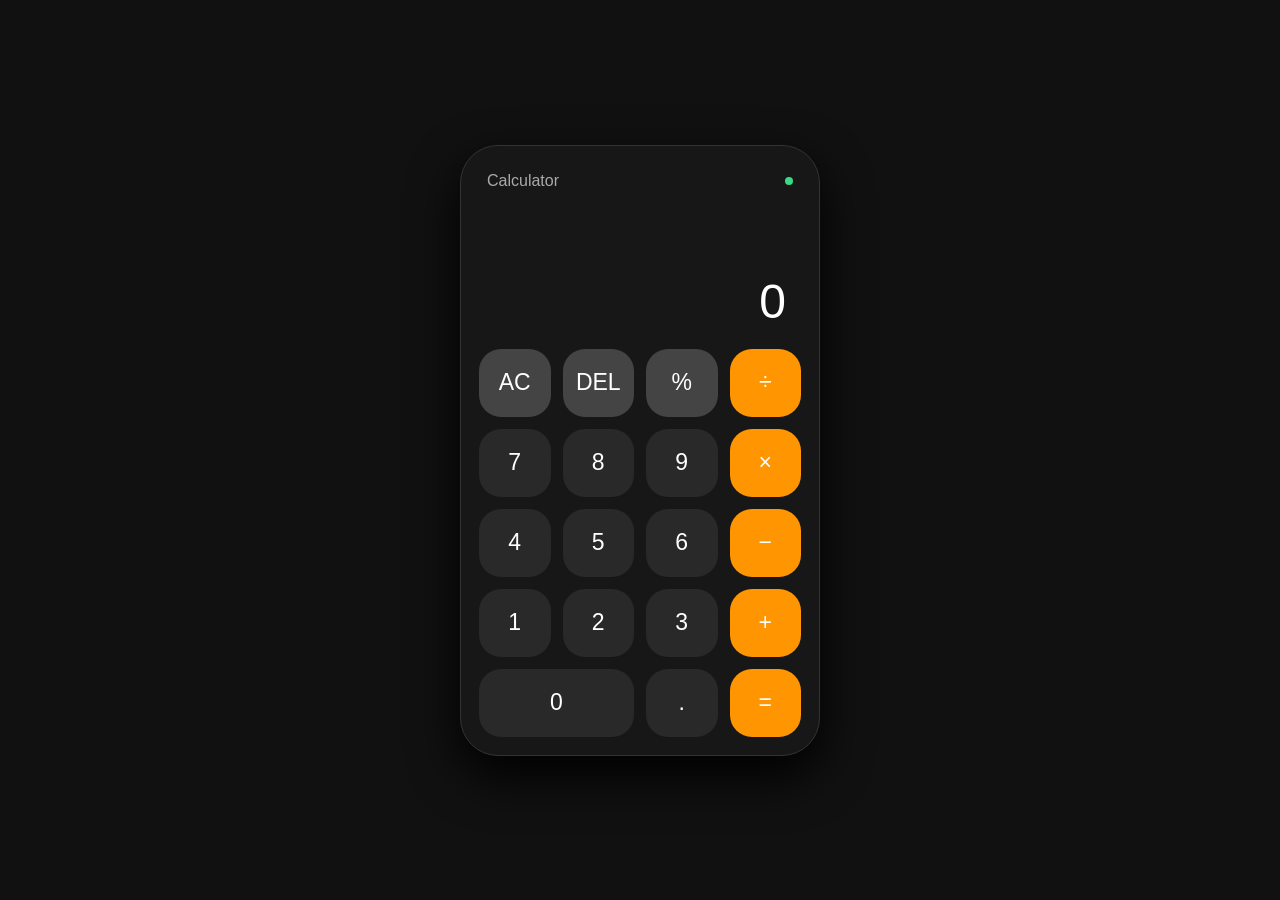
<file: calculater.html>
<!DOCTYPE html>
<html lang="en">

<head>
    <meta charset="UTF-8">
    <meta name="viewport" content="width=device-width, initial-scale=1.0">

    <title>Calculator</title>

    <link rel="stylesheet" href="style.css">
</head>
<body>
 <div class="calculator">
        <div class="header">
            <span>Calculator</span>
            <span class="dot"></span>
        </div> 
 <div class="display">
            <div id="history"></div>
            <div id="screen">0</div>
        </div>
        <div class="buttons">
            <button class="function" onclick="clearCalculator()">AC</button>
            <button class="function" onclick="deleteNumber()">DEL</button>
            <button class="function" onclick="percent()">%</button>
            <button class="operator" onclick="chooseOperator('/')">÷</button>
            <button onclick="number('7')">7</button>
            <button onclick="number('8')">8</button>
            <button onclick="number('9')">9</button>
            <button class="operator" onclick="chooseOperator('*')">×</button>
            <button onclick="number('4')">4</button>
            <button onclick="number('5')">5</button>
            <button onclick="number('6')">6</button>
            <button class="operator" onclick="chooseOperator('-')">−</button>
            <button onclick="number('1')">1</button>
            <button onclick="number('2')">2</button>
            <button onclick="number('3')">3</button>
            <button class="operator" onclick="chooseOperator('+')">+</button>
            <button class="zero" onclick="number('0')">0</button>
            <button onclick="number('.')">.</button>
            <button class="equals" onclick="calculate()">=</button>
        </div>
    </div>
    <script>
        let current = "";
        let previous = "";
        let operator = "";
 function number(value) {
            if (value == "." && current.includes(".")) {
                return;
            }
            current = current + value;
            document.getElementById("screen").innerHTML = current;
        }
        function chooseOperator(value) {
            if (current == "") {
                return;
            }
            previous = current;
            current = "";
            operator = value;
            document.getElementById("history").innerHTML =
                previous + " " + showOperator(value);
        }
        function calculate() {
            if (previous == "" || current == "" || operator == "") {
                return;
            }
            let number1 = Number(previous);
            let number2 = Number(current);
            let answer;
            if (operator == "+") {
                answer = number1 + number2;
            } else if (operator == "-") {
                answer = number1 - number2;
            } else if (operator == "*") {
                answer = number1 * number2;
            } else if (operator == "/") {
                if (number2 == 0) {
                    document.getElementById("screen").innerHTML = "Error";
                    return;
                }
                answer = number1 / number2;
            }
            document.getElementById("history").innerHTML =
                previous + " " + showOperator(operator) + " " + current + " =";
            current = answer;
            previous = "";
            operator = "";
            document.getElementById("screen").innerHTML = current;
        }
        function showOperator(value) {
            if (value == "*") {
                return "×";
            }
            if (value == "/") {
                return "÷";
            }
            if (value == "-") {
                return "−";
            }
            return value;
        }
        function clearCalculator() {
            current = "";
            previous = "";
            operator = "";
            document.getElementById("screen").innerHTML = "0";
            document.getElementById("history").innerHTML = "";
        }
        function deleteNumber() {
            current = current.slice(0, -1);
            if (current == "") {
                document.getElementById("screen").innerHTML = "0";
            } else {
                document.getElementById("screen").innerHTML = current;
            }
        }
        function percent() {
            if (current == "") {
                return;
            }
            current = Number(current) / 100;
            document.getElementById("screen").innerHTML = current;
        }
    </script>
</body>
</html>
</file>
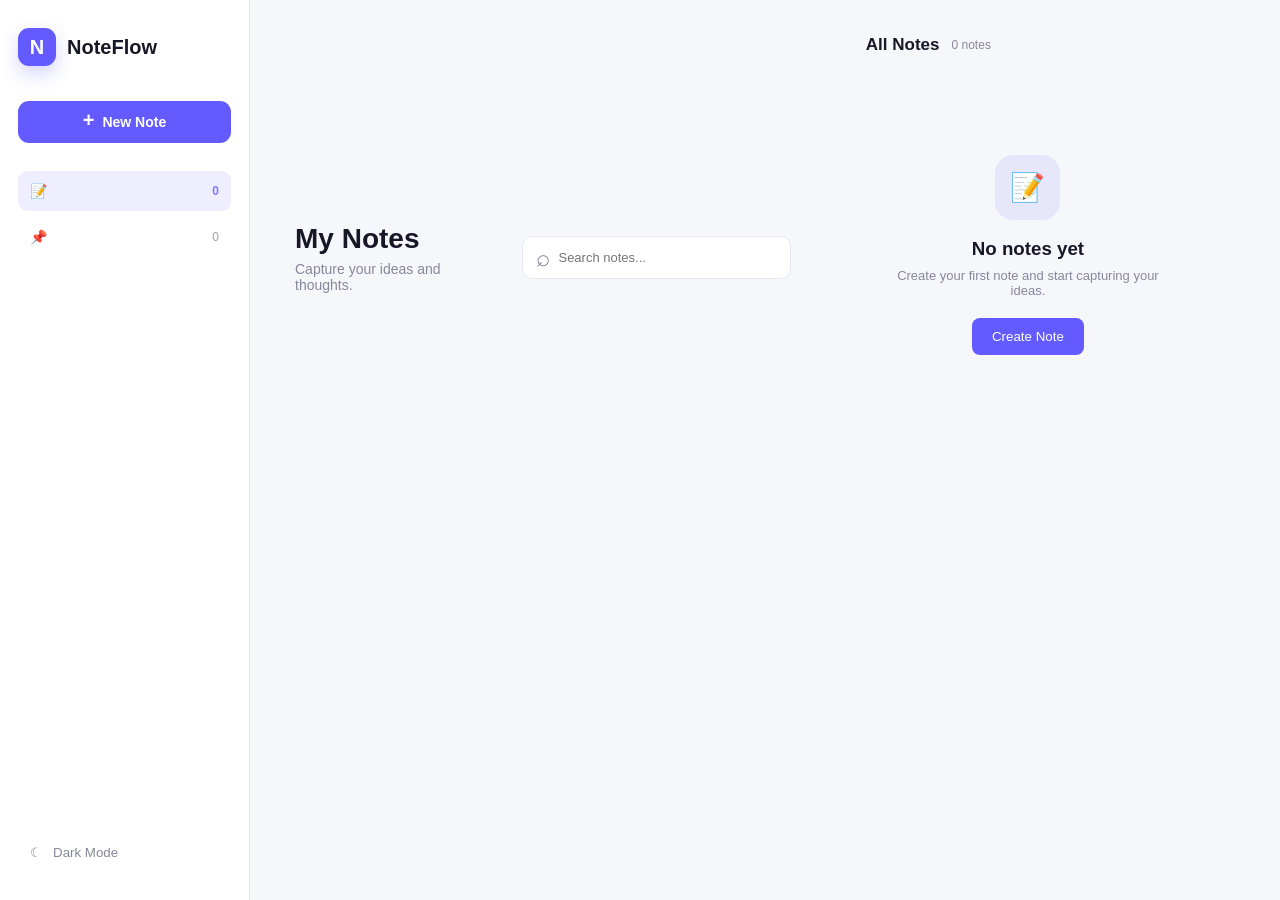
<file: notetaking.html>
<!DOCTYPE html>
<html lang="en">
<head>
    <meta charset="UTF-8">
    <meta name="viewport" content="width=device-width, initial-scale=1.0">
    <title>NoteFlow</title>
    <link rel="stylesheet" href="notestyle.css">
</head>
<body>
    <div class="app">
        <aside class="sidebar">
  <div class="logo">
     <div class="logo-icon">N</div>
  <span>NoteFlow</span>
     </div>
 <button class="new-note-btn" id="newNoteBtn">
  <span>+</span> New Note</button> <nav>
  <button class="nav-item active" data-filter="all">
 <span>📝</span>
 <span class="count" id="allCount">0</span>
 </button>
     <button class="nav-item" data-filter="pinned">
 <span>📌</span>
     <span class="count" id="pinnedCount">0</span></button></nav>
      <div class="sidebar-bottom">
         <button class="theme-btn" id="themeBtn">
 <span id="themeIcon">☾</span>
    <span>Dark Mode</span>
     </button>
 </div>
  </aside>
      <main class="main">
 <header class="topbar">
  <div>
 <h1>My Notes</h1>
  <p>Capture your ideas and thoughts.</p>
  </div>
<div class="search-box">
     <span>⌕</span>
 <input
         type="text"
          id="searchInput"  
           placeholder="Search notes..." >
</div
</header>
 <section class="notes-area">
 <div class="notes-header">
 <h2 id="sectionTitle">All Notes</h2>
 <span id="notesCount">0 notes</span>
</div>
<div class="notes-grid" id="notesGrid"></div>
 <div class="empty-state" id="emptyState">
 <div class="empty-icon">📝</div>
 <h3>No notes yet</h3>
 <p>Create your first note and start capturing your ideas.</p>
 <button id="emptyNewBtn">Create Note</button>
     </div>
   </section>
  </main>
    </div>
    <div class="modal-overlay" id="modal">
    <div class="modal">
   <div class="modal-header">
 <h2 id="modalTitle">Create Note</h2>
 <button class="close-btn" id="closeModal"> </button>
 </div>
 <input
   type="text"
   id="noteTitle"
   class="note-title-input"
   placeholder="Note title..." >
 <textarea
      id="noteContent"
      placeholder="Write your note here..."  ></textarea>
  <div class="modal-footer">
     <button class="cancel-btn" id="cancelBtn"> </button>
     <button class="save-btn" id="saveBtn"> </button>
</div>
 </div>
</div>
    <script src="notescript.js"></script>
</body>
</html>
</file>
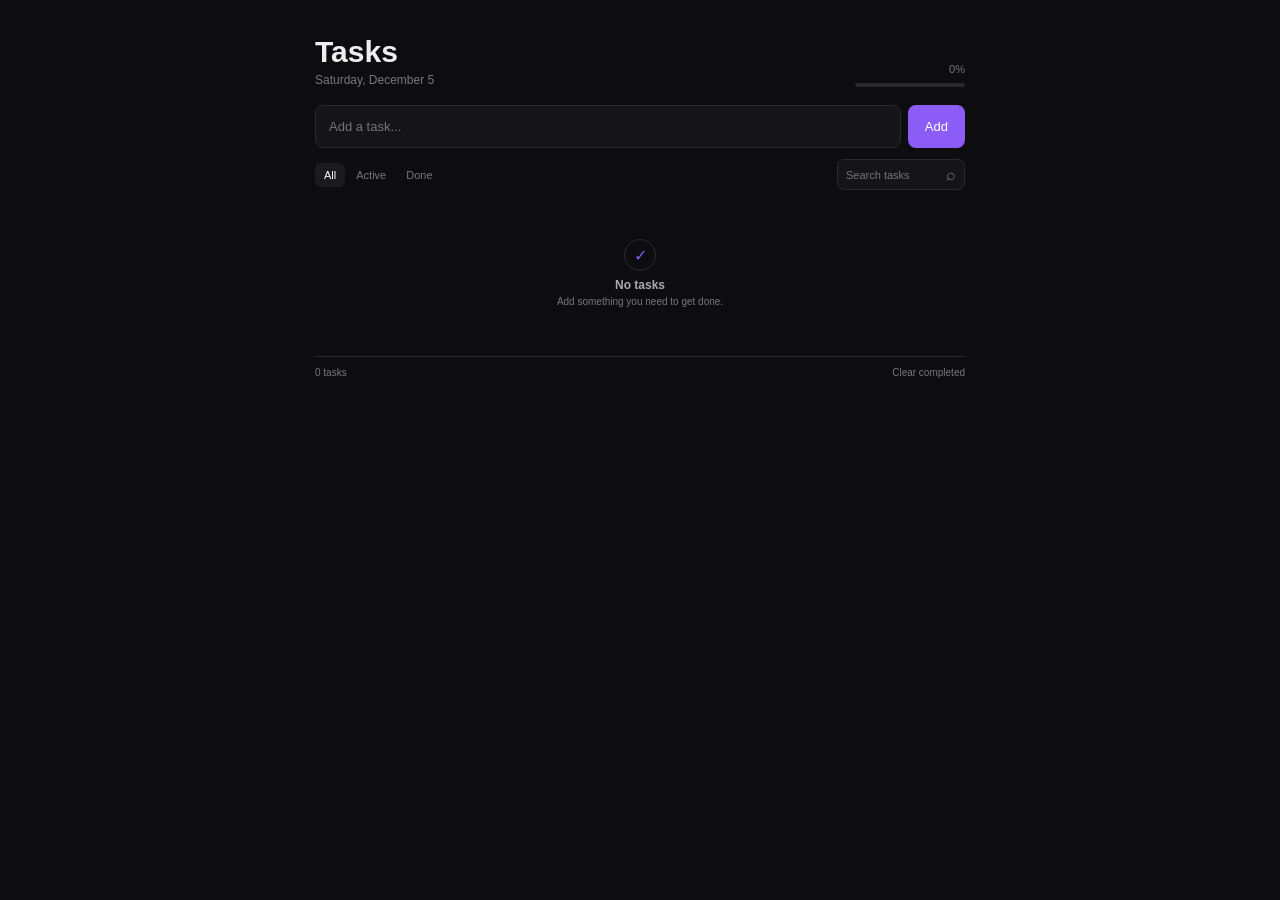
<file: todolist.html>
<!DOCTYPE html>
<html lang="en">
<head>
    <meta charset="UTF-8">
    <meta name="viewport" content="width=device-width, initial-scale=1.0">
    <title>Todo</title>
    <link rel="stylesheet" href="todostyle.css">
</head>
<body>
<div class="app">
    <div class="top">
        <div>
            <h1>Tasks</h1>
            <p id="today"></p>
        </div>
        <div class="progress">
            <span id="progressText">0%</span>
            <div><i id="progressBar"></i></div>
        </div>
    </div>
    <form id="form">
        <input
            id="input"
            type="text"
            placeholder="Add a task..."
            autocomplete="off"   >
        <button>Add</button>
    </form>
    <div class="controls">
        <div class="filters">
            <button class="active" data-filter="all">All</button>
            <button data-filter="active">Active</button>
            <button data-filter="done">Done</button>
        </div>
        <div class="search">
            <input id="search" type="text" placeholder="Search tasks">
            <span>⌕</span>
        </div>
    </div>
    <div id="list"></div>
    <div id="empty" class="empty">
        <div>✓</div>
        <strong>No tasks</strong>
        <span>Add something you need to get done.</span>
    </div>
    <div class="footer">
        <span id="count">0 tasks</span>
        <button id="clear">Clear completed</button>
    </div>
</div>

<script>
    const form = document.getElementById("form");
    const input = document.getElementById("input");
    const list = document.getElementById("list");
    const empty = document.getElementById("empty");
    const search = document.getElementById("search");
    const count = document.getElementById("count");
    const clear = document.getElementById("clear");
    const progressBar = document.getElementById("progressBar");
    const progressText = document.getElementById("progressText");
    const today = document.getElementById("today");
    let tasks = JSON.parse(localStorage.getItem("tasks")) || [];
    let filter = "all";
    today.textContent = new Date().toLocaleDateString("en-US", {
  weekday: "long",
  month: "long",
 day: "numeric"
    });
 form.addEventListener("submit", e => {
 e.preventDefault();
 const text = input.value.trim();
 if (!text) return;
 tasks.unshift({
 id: Date.now(),
  text,
 done: false
        });
input.value = "";
 save();
  render();
  input.focus();
    });
    document.querySelectorAll(".filters button").forEach(btn => {
    btn.addEventListener("click", () => {
  document.querySelector(".filters .active")
 .classList.remove("active");
 btn.classList.add("active"); filter = btn.dataset.filter;  render();
        });
    });
 search.addEventListener("input", render);
 clear.addEventListener("click", () => {
  tasks = tasks.filter(task => !task.done);
  save();
  render();
    });
  function toggle(id) {
  tasks = tasks.map(task =>
 task.id === id
   ? { ...task, done: !task.done }
   : task  );
  save();
  render();
    }
    function remove(id) {
        const item = document.querySelector(`[data-id="${id}"]`);
  if (item) {
  item.classList.add("remove");
  setTimeout(() => {
  tasks = tasks.filter(task => task.id !== id);
   save();
   render();
  }, 180);
 }
    }
 function save() {
        localStorage.setItem("tasks", JSON.stringify(tasks));
    }
    function render() {
 const query = search.value.toLowerCase().trim();
 const visible = tasks.filter(task => {
 const matchesSearch =
  task.text.toLowerCase().includes(query);
 if (filter === "active")
  return !task.done && matchesSearch;
  if (filter === "done")
    return task.done && matchesSearch;
  return matchesSearch;
 });
     list.innerHTML = "";
      visible.forEach(task => {
 const item = document.createElement("div");
  item.className = `task ${task.done ? "done" : ""}`;
  item.dataset.id = task.id;
  item.innerHTML = `
  <button class="check" onclick="toggle(${task.id})">
     ${task.done ? "✓" : ""}
 </button>
  <span>${escapeHTML(task.text)}</span>
   <button class="delete" onclick="remove(${task.id})">     × </button>    `;   list.appendChild(item);
 });  empty.style.display =    visible.length ? "none" : "flex";  count.textContent =  `${tasks.length} ${tasks.length === 1 ? "task" : "tasks"}`;
 const done =
  tasks.filter(task => task.done).length;
      const percent = tasks.length
          ? Math.round((done / tasks.length) * 100) : 0;
        progressText.textContent = `${percent}%`;  progressBar.style.width = `${percent}%`;
    }
    function escapeHTML(text) {
        const div = document.createElement("div");
        div.textContent = text; return div.innerHTML;
  }
    render();
</script>
</body>
</html>
</file>
<file: style.css>
* {
    margin: 0;
    padding: 0;
    box-sizing: border-box;
} n,
body {
    height: 100vh;
    display: flex;
    justify-content: center;
    align-items: center;
    background: #111;
    font-family: Arial, sans-serif;
}
.calculator {
    width: 360px;
    padding: 18px;
    border-radius: 38px;
    background: #171717;
    border: 1px solid #333;
    box-shadow: 0 20px 50px #000;
}
.header {
    height: 35px;
    display: flex;
    justify-content: space-between;
    align-items: center;
    padding: 0 8px;
    color: #aaa;
}
.dot {
    width: 8px;
    height: 8px;
    border-radius: 50%;
    background: #39d98a;
}
.display {
    height: 150px;
    display: flex;
    flex-direction: column;
    justify-content: flex-end;
    align-items: flex-end;
    padding: 20px 15px;
}
#history {
    color: #777;
    font-size: 17px;
    margin-bottom: 5px;
}
#screen {
    width: 100%;
    color: white;
    font-size: 48px;
    text-align: right;
    overflow: hidden;
}
.buttons {
    display: grid;
    grid-template-columns: repeat(4, 1fr);
    gap: 12px;
}
button {
    height: 68px;
    border: none;
    border-radius: 22px;
    background: #292929;
    color: white;
    font-size: 23px;
    cursor: pointer;
}
button:hover {
    background: #383838;
}
button:active {
    transform: scale(0.92);
}
.function {
    background: #444;
}
.operator {
    background: #ff9500;
}
.equals {
    background: #ff9500;
}
.zero {
    grid-column: span 2;
}
@media (max-width: 400px) {
    .calculator {
        width: 94%;
    }
    button {
        height: 62px;
    }
    #screen {
        font-size: 42px;
    }
}
</file>
<file: notestyle.css>
* {
    margin: 0;
    padding: 0;
    box-sizing: border-box;
}
:root {
    --primary: #635bff;
    --primary-dark: #5048df;
    --background: #f6f7fb;
    --card: #ffffff;
    --text: #171827;
    --muted: #85889a;
    --border: #e8e9f0;
    --danger: #ef4444;
    --shadow: 0 12px 35px rgba(30, 30, 60, 0.08);
}
body.dark {
    --background: #10111a;
    --card: #191a27;
    --text: #f4f4f8;
    --muted: #9699ab;
    --border: #292b3a;
    --shadow: 0 12px 35px rgba(0, 0, 0, 0.25);
}
body {
    font-family: Arial, Helvetica, sans-serif;
    background: var(--background);
    color: var(--text);
    transition: 0.3s ease;
}
.app {
    display: flex;
    min-height: 100vh;
}
.sidebar {
    width: 250px;
    padding: 28px 18px;
    background: var(--card);
    border-right: 1px solid var(--border);
    display: flex;
    flex-direction: column;
    transition: 0.3s;
}
.logo {
    display: flex;
    align-items: center;
    gap: 11px;
    font-size: 20px;
    font-weight: 700;
    margin-bottom: 35px;
}
.logo-icon {
    width: 38px;
    height: 38px;
    border-radius: 11px;
    background: var(--primary);
    color: white;
    display: grid;
    place-items: center;
    font-weight: bold;
    box-shadow: 0 8px 18px rgba(99, 91, 255, 0.25);
}
.new-note-btn {
    border: none;
    background: var(--primary);
    color: white;
    padding: 13px;
    border-radius: 11px;
    font-size: 14px;
    font-weight: bold;
    cursor: pointer;
    display: flex;
    justify-content: center;
    gap: 8px;
    transition: 0.2s;
    margin-bottom: 28px;
}
.new-note-btn:hover {
    background: var(--primary-dark);
    transform: translateY(-2px);
}
.new-note-btn span {
    font-size: 20px;
    line-height: 12px;
}
nav {
    display: flex;
    flex-direction: column;
    gap: 6px;
}
.nav-item {
    width: 100%;
    padding: 12px;
    border: none;
    background: transparent;
    color: var(--muted);
    border-radius: 9px;
    cursor: pointer;
    display: flex;
    align-items: center;
    gap: 11px;
    text-align: left;
    font-size: 14px;
}
.nav-item:hover {
    background: var(--background);
    color: var(--text);
}
.nav-item.active {
    background: rgba(99, 91, 255, 0.1);
    color: var(--primary);
    font-weight: bold;
}
.count {
    margin-left: auto;
    font-size: 12px;
    opacity: 0.8;
}
.sidebar-bottom {
    margin-top: auto;
}
.theme-btn {
    width: 100%;
    padding: 12px;
    border: none;
    background: transparent;
    color: var(--muted);
    cursor: pointer;
    border-radius: 9px;
    display: flex;
    gap: 11px;
    align-items: center;
    text-align: left;
}
.theme-btn:hover {
    background: var(--background);
    color: var(--text);
}
.main {
    flex: 1;
    min-width: 0;
}
.topbar {
    padding: 35px 45px 25px;
    display: flex;
    justify-content: space-between;
    align-items: center;
    gap: 30px;
}
.topbar h1 {
    font-size: 28px;
    margin-bottom: 6px;
}
.topbar p {
    color: var(--muted);
    font-size: 14px;
}
.search-box {
    width: 280px;
    height: 43px;
    border: 1px solid var(--border);
    background: var(--card);
    border-radius: 10px;
    display: flex;
    align-items: center;
    padding: 0 13px;
    gap: 8px;
}
.search-box span {
    font-size: 24px;
    color: var(--muted);
}
.search-box input {
    border: none;
    outline: none;
    width: 100%;
    background: transparent;
    color: var(--text);
    font-size: 13px;
}
.notes-area {
    padding: 0 45px 45px;
}
.notes-header {
    display: flex;
    align-items: center;
    gap: 12px;
    margin-bottom: 20px;
}
.notes-header h2 {
    font-size: 17px;
}
.notes-header span {
    color: var(--muted);
    font-size: 12px;
}
.notes-grid {
    display: grid;
    grid-template-columns: repeat(auto-fill, minmax(250px, 1fr));
    gap: 18px;
}
.note-card {
    background: var(--card);
    border: 1px solid var(--border);
    border-radius: 15px;
    padding: 20px;
    min-height: 190px;
    display: flex;
    flex-direction: column;
    position: relative;
    box-shadow: var(--shadow);
    transition: 0.25s;
    animation: cardIn 0.3s ease;
}
.note-card:hover {
    transform: translateY(-4px);
}
@keyframes cardIn {
    from {
  opacity: 0;
  transform: translateY(10px); }
    to {
        opacity: 1;
        transform: translateY(0); }
}
.note-top {
    display: flex;
    justify-content: space-between;
    align-items: flex-start;
    gap: 10px;
}
.note-card h3 {
    font-size: 16px;
    line-height: 1.4;
    word-break: break-word;
}
.pin {
    border: none;
    background: transparent;
    cursor: pointer;
    font-size: 17px;
    opacity: 0.4;
}
.pin.active {
    opacity: 1;
}
.note-content {
    margin-top: 13px;
    color: var(--muted);
    font-size: 13px;
    line-height: 1.7;
    white-space: pre-wrap;
    overflow: hidden;
    display: -webkit-box;
    -webkit-line-clamp: 4;
    line-clamp: 4;
    -webkit-box-orient: vertical;
}
.note-bottom {
    margin-top: auto;
    padding-top: 18px;
    display: flex;
    justify-content: space-between;
    align-items: center;
}
.note-date {
    color: var(--muted);
    font-size: 11px;
}
.actions {
    display: flex;
    gap: 5px;
}
.action-btn {
    width: 29px;
    height: 29px;
    border: none;
    border-radius: 7px;
    background: var(--background);
    color: var(--muted);
    cursor: pointer;
    transition: 0.2s;
}
.action-btn:hover {
    color: var(--text);
    transform: scale(1.08);
}
.action-btn.delete:hover {
    color: var(--danger);
}
.empty-state {
    text-align: center;
    padding: 80px 20px;
    display: none;
}
.empty-state.show {
    display: block;
}
.empty-icon {
    width: 65px;
    height: 65px;
    margin: auto auto 18px;
    border-radius: 18px;
    background: rgba(99, 91, 255, 0.1);
    display: grid;
    place-items: center;
    font-size: 28px;
}
.empty-state h3 {
    margin-bottom: 8px;
}
.empty-state p {
    color: var(--muted);
    font-size: 13px;
margin-bottom: 20px;
}
.empty-state button {
    border: none;
    background: var(--primary);
    color: white;
    padding: 11px 20px;
    border-radius: 8px;
    cursor: pointer;
}
.modal-overlay {
    position: fixed;
    inset: 0;
    background: rgba(10, 10, 20, 0.55);
    backdrop-filter: blur(5px);
    display: none;
    justify-content: center;
    align-items: center;
    padding: 20px;
    z-index: 10;
}
.modal-overlay.show {
    display: flex;
}
.modal {
    width: 520px;
    max-width: 100%;
    background: var(--card);
    border-radius: 17px;
    padding: 25px;
    box-shadow: 0 25px 70px rgba(0, 0, 0, 0.25);
    animation: modalIn 0.25s ease;
}
@keyframes modalIn {
    from {
        opacity: 0;
        transform: scale(0.95) translateY(10px); }

    to {
        opacity: 1;
        transform: scale(1) translateY(0);}
}
.modal-header {
    display: flex;
    justify-content: space-between;
    align-items: center;
    margin-bottom: 22px;
}
.modal-header h2 {
    font-size: 19px;
}
.close-btn {
    border: none;
    background: transparent;
    color: var(--muted);
    font-size: 26px;
    cursor: pointer;
}
.note-title-input,
.modal textarea {
    width: 100%;
    border: 1px solid var(--border);
    background: var(--background);
    color: var(--text);
    outline: none;
    border-radius: 10px;
    padding: 13px;
    font-family: inherit;
}
.note-title-input {
    font-size: 16px;
    font-weight: bold;
    margin-bottom: 12px;
}
.modal textarea {
    min-height: 210px;
    resize: vertical;
    line-height: 1.6;
}
.note-title-input:focus,
.modal textarea:focus {
    border-color: var(--primary);
}
.modal-footer {
    margin-top: 18px;
    display: flex;
    justify-content: flex-end;
    gap: 9px;
}
.cancel-btn,
.save-btn {
    padding: 11px 17px;
    border-radius: 8px;
    border: none;
    cursor: pointer;
    font-weight: bold;
}
.cancel-btn {
    background: var(--background);
    color: var(--muted);
}
.save-btn {
    background: var(--primary);
    color: white;
}
.save-btn:hover {
    background: var(--primary-dark);
}
@media (max-width: 750px) {
    .sidebar {
        width: 70px;
        padding: 20px 10px;
    }
    .logo span,
    .new-note-btn:not(span),
    .nav-item:not(.active),
    .nav-item,
    .theme-btn span:last-child {
        font-size: 0;
    }
    .logo {
        justify-content: center;
    }
    .logo-icon {
        flex-shrink: 0;
    }
    .new-note-btn {
        font-size: 0;
        justify-content: center;
    }
    .new-note-btn span {
        font-size: 24px;
    }
    .nav-item {
        justify-content: center;
        font-size: 18px;
    }
    .count {
        display: none;
    }
    .theme-btn {
        justify-content: center;
    }
    .topbar {
        padding: 25px 20px;
        align-items: flex-start;
        flex-direction: column;
    }
    .search-box {
        width: 100%; }
    .notes-area { padding: 0 20px 30px; }
}
</file>
<file: todostyle.css>
* {
    box-sizing: border-box;
    margin: 0;
    padding: 0;
}
:root {
    --bg: #0d0d10;
    --card: #151519;
    --card2: #1a1a1f;
    --border: #29292f;
    --text: #eeeef1;
    --muted: #77777f;
    --purple: #8b5cf6;
    --green: #22c55e;
}
body {
    min-height: 100vh;
    padding: 35px 15px;
    background: var(--bg);
    color: var(--text);
    font-family: Arial, sans-serif;
}
.app {
    max-width: 650px;
    margin: auto;
}
.top {
    display: flex;
    justify-content: space-between;
    align-items: end;
    margin-bottom: 18px;
}
h1 {
    font-size: 30px;}
.top p {
    color: var(--muted);
    font-size: 12px;
    margin-top: 4px;
}
.progress {
    width: 110px;
    text-align: right;
}
.progress span {
    color: var(--muted);
    font-size: 11px;
}
.progress div {
    height: 4px;
    margin-top: 6px;
    background: var(--border);
    border-radius: 5px;
    overflow: hidden;
}
.progress i {
    display: block;
    height: 100%;
    width: 0;
    background: var(--purple);
    transition: .25s;
}
form {
    display: flex;
    gap: 7px;
    margin-bottom: 11px;
}
form input {
    flex: 1;
    height: 43px;
    padding: 0 13px;
    outline: none;
    color: var(--text);
    background: var(--card);
    border: 1px solid var(--border);
    border-radius: 8px;
    font-size: 13px;
}
form input:focus {
    border-color: #51417a;
}
form button {
    height: 43px;
    padding: 0 17px;
    border: 0;
    border-radius: 8px;
    background: var(--purple);
    color: #fff;
    font-size: 13px;
    cursor: pointer;
}
form button:hover {
    background: #7c3aed;
}

.controls {
    display: flex;
    justify-content: space-between;
    align-items: center;
    margin-bottom: 8px;
}
.filters {
    display: flex;
    gap: 2px;
}

.filters button {
    padding: 6px 9px;
    border: 0;
    border-radius: 6px;
    background: transparent;
    color: var(--muted);
    font-size: 11px;
    cursor: pointer;
}
.filters button:hover {
    color: var(--text);
}

.filters button.active {
    background: var(--card2);
    color: #fff;
}
.search {
    display: flex;
    align-items: center;
    padding: 0 8px;
    background: var(--card);
    border: 1px solid var(--border);
    border-radius: 7px;
}
.search input {
    width: 100px;
    height: 29px;
    border: 0;
    outline: 0;
    background: transparent;
    color: var(--text);
    font-size: 11px;
}
.search span {
    color: var(--muted);
    font-size: 16px;
}

#list {
    display: flex;
    flex-direction: column;
    gap: 4px;
}
.task {
    display: flex;
    align-items: center;
    gap: 10px;
    min-height: 47px;
    padding: 7px 9px;
    background: var(--card);
    border: 1px solid transparent;
    border-radius: 8px;
    animation: show .2s ease;
}

.task:hover {
    background: var(--card2);
    border-color: var(--border);
}

.task span {
    flex: 1;
    font-size: 13px;
    line-height: 1.35;
    word-break: break-word;
}

.check {
    width: 19px;
    height: 19px;
    flex-shrink: 0;
    display: grid;
    place-items: center;
    border: 1px solid #46464e;
    border-radius: 50%;
    background: transparent;
    color: #fff;
    font-size: 10px;
    cursor: pointer;
}

.check:hover {
    border-color: var(--green);
}

.done .check {
    background: var(--green);
    border-color: var(--green);
}

.done span {
    color: #62626a;
    text-decoration: line-through;
}

.delete {
    width: 24px;
    height: 24px;
    border: 0;
    border-radius: 5px;
    background: transparent;
    color: #55555d;
    font-size: 17px;
    cursor: pointer;
}

.delete:hover {
    background: #303037;
    color: #b5b5bc;
}

.empty {
    min-height: 150px;
    display: flex;
    flex-direction: column;
    align-items: center;
    justify-content: center;
    gap: 4px;
    color: var(--muted);
}

.empty div {
    width: 32px;
    height: 32px;
    display: grid;
    place-items: center;
    margin-bottom: 3px;
    border: 1px solid var(--border);
    border-radius: 50%;
    color: var(--purple);
}

.empty strong {
    color: #aaaab1;
    font-size: 12px;
}

.empty span {
    font-size: 10px;
}

.footer {
    display: flex;
    justify-content: space-between;
    margin-top: 8px;
    padding-top: 10px;
    border-top: 1px solid var(--border);
    color: var(--muted);
    font-size: 10px;
}

.footer button {
    border: 0;
    background: transparent;
    color: var(--muted);
    font-size: 10px;
    cursor: pointer;
}

.footer button:hover {
    color: #bbb;
}

.remove {
    opacity: 0;
    transform: translateX(12px);
}

@keyframes show {
    from {
        opacity: 0;
        transform: translateY(-3px);
    }

    to {
        opacity: 1;
        transform: translateY(0);
    }
}

@media (max-width: 500px) {
    body {
        padding: 25px 11px;   
 }

    .top {
        align-items: flex-start;
 }

    .progress {
        width: 85px;
 }

    .controls {
        gap: 7px;
}

    .search input {
        width: 75px;
 }

    form button {
        padding: 0 14px;
 }
}
</file>
